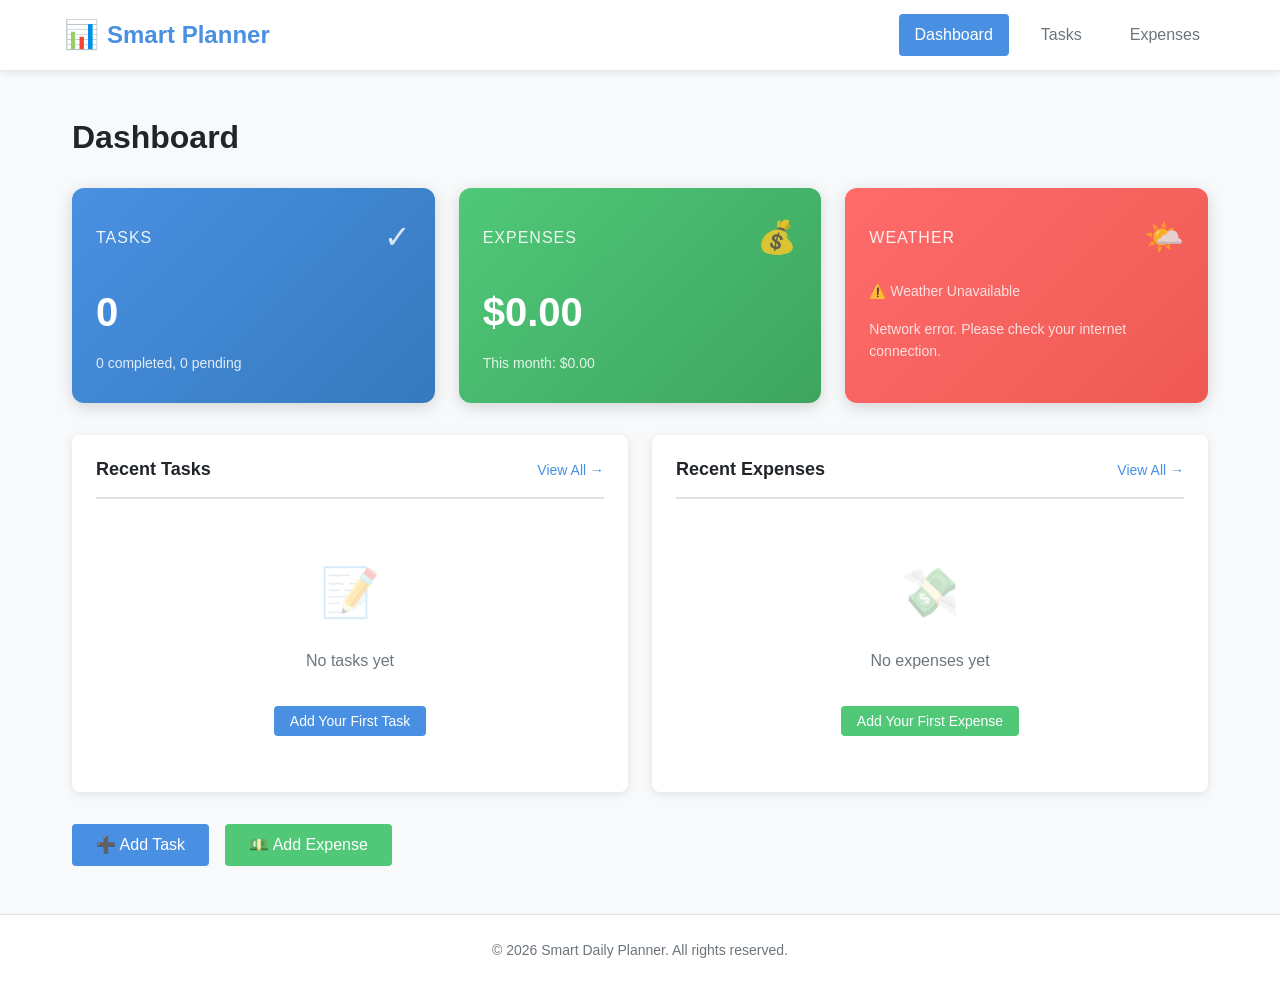
<file: index.html>
<!doctype html>
<html lang="en">
  <head>
    <meta charset="UTF-8" />
    <meta name="viewport" content="width=device-width, initial-scale=1.0" />
    <meta
      name="description"
      content="Smart Daily Planner & Expense Tracker - Manage tasks and track expenses efficiently"
    />
    <title>Dashboard - Smart Daily Planner</title>

    <!-- Stylesheets -->
    <link rel="stylesheet" href="css/main.css" />
    <link rel="stylesheet" href="css/dashboard.css" />
  </head>
  <body>
    <!-- Header -->
    <header class="header">
      <div class="header-container">
        <div class="logo">
          <span class="logo-icon">📊</span>
          <span>Smart Planner</span>
        </div>

        <nav class="nav">
          <a href="index.html" class="nav-link active">Dashboard</a>
          <a href="tasks.html" class="nav-link">Tasks</a>
          <a href="expenses.html" class="nav-link">Expenses</a>
        </nav>
        <button class="menu-toggle" id="menuToggle" aria-label="Toggle menu">
          <span></span>
          <span></span>
          <span></span>
        </button>
      </div>
    </header>

    <!-- Main Content -->
    <main class="main-content">
      <h1 class="page-title">Dashboard</h1>

      <!-- Summary Cards -->
      <section class="dashboard-grid">
        <!-- Tasks Summary -->
        <div class="summary-card tasks" id="tasks-summary">
          <div class="summary-card-header">
            <span class="summary-card-title">Tasks</span>
            <span class="summary-card-icon">✓</span>
          </div>
          <div class="summary-card-value">0</div>
          <div class="summary-card-subtitle">Loading...</div>
        </div>

        <!-- Expenses Summary -->
        <div class="summary-card expenses" id="expenses-summary">
          <div class="summary-card-header">
            <span class="summary-card-title">Expenses</span>
            <span class="summary-card-icon">💰</span>
          </div>
          <div class="summary-card-value">$0.00</div>
          <div class="summary-card-subtitle">Loading...</div>
        </div>

        <!-- Weather Widget -->
        <div class="summary-card weather">
          <div class="summary-card-header">
            <span class="summary-card-title">Weather</span>
            <span class="summary-card-icon">🌤️</span>
          </div>
          <div id="weather-widget">
            <div class="loading">
              <div class="spinner"></div>
            </div>
          </div>
        </div>
      </section>

      <!-- Recent Activity -->
      <section class="recent-section">
        <div class="recent-grid">
          <!-- Recent Tasks -->
          <div class="recent-tasks">
            <div class="recent-header">
              <h2 class="recent-title">Recent Tasks</h2>
              <a href="tasks.html" class="view-all-link">View All →</a>
            </div>
            <div id="recent-tasks-list">
              <div class="loading">
                <div class="spinner"></div>
                <p>Loading tasks...</p>
              </div>
            </div>
          </div>

          <!-- Recent Expenses -->
          <div class="recent-expenses">
            <div class="recent-header">
              <h2 class="recent-title">Recent Expenses</h2>
              <a href="expenses.html" class="view-all-link">View All →</a>
            </div>
            <div id="recent-expenses-list">
              <div class="loading">
                <div class="spinner"></div>
                <p>Loading expenses...</p>
              </div>
            </div>
          </div>
        </div>
      </section>

      <!-- Quick Actions -->
      <section class="quick-actions">
        <a href="tasks.html" class="btn btn-primary">➕ Add Task</a>
        <a href="expenses.html" class="btn btn-secondary">💵 Add Expense</a>
      </section>
    </main>

    <!-- Footer -->
    <footer class="footer">
      <p class="footer-text">
        © 2026 Smart Daily Planner. All rights reserved.
      </p>
    </footer>

    <!-- JavaScript -->
    <script src="js/storage.js"></script>
    <script src="js/weather.js"></script>
    <script src="js/app.js"></script>
    <script src="js/dashboard.js"></script>
  </body>
</html>
</file>
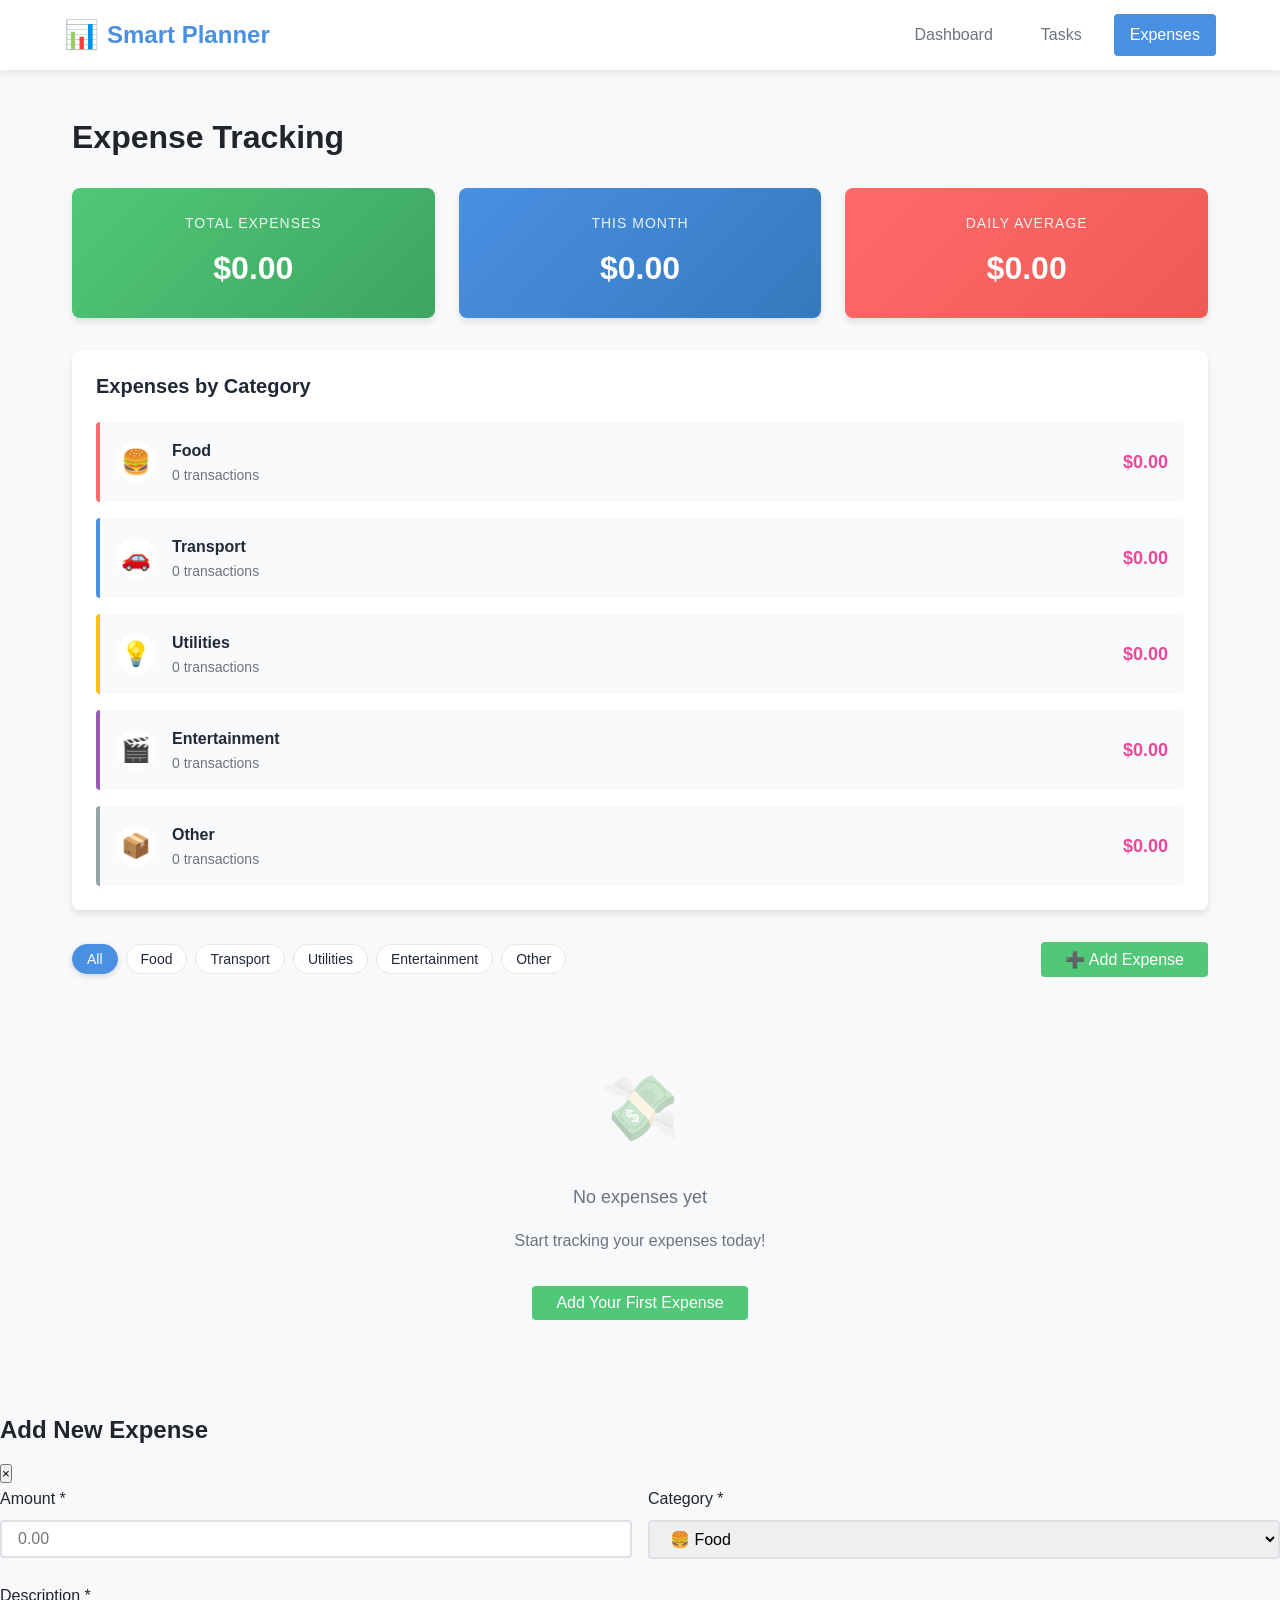
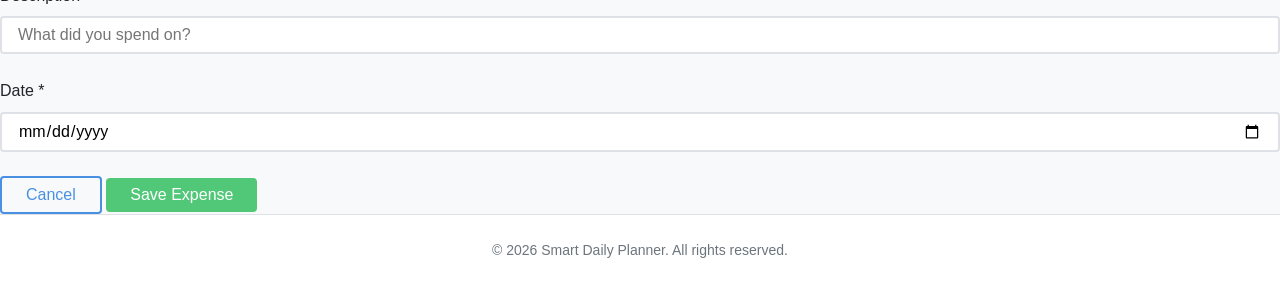
<file: expenses.html>
<!doctype html>
<html lang="en">
  <head>
    <meta charset="UTF-8" />
    <meta name="viewport" content="width=device-width, initial-scale=1.0" />
    <meta
      name="description"
      content="Track your daily expenses by category with detailed breakdowns and summaries"
    />
    <title>Expenses - Smart Daily Planner</title>

    <!-- Stylesheets -->
    <link rel="stylesheet" href="css/main.css" />
    <link rel="stylesheet" href="css/expenses.css" />
  </head>
  <body>
    <!-- Header -->
    <header class="header">
      <div class="header-container">
        <div class="logo">
          <span class="logo-icon">📊</span>
          <span>Smart Planner</span>
        </div>

        <nav class="nav">
          <a href="index.html" class="nav-link">Dashboard</a>
          <a href="tasks.html" class="nav-link">Tasks</a>
          <a href="expenses.html" class="nav-link active">Expenses</a>
        </nav>
        <button class="menu-toggle" id="menuToggle" aria-label="Toggle menu">
          <span></span>
          <span></span>
          <span></span>
        </button>
      </div>
    </header>

    <!-- Main Content -->
    <main class="main-content">
      <h1 class="page-title">Expense Tracking</h1>

      <!-- Expense Summary -->
      <div class="expense-summary">
        <div class="summary-item total">
          <div class="summary-label">Total Expenses</div>
          <div class="summary-amount" id="total-expenses">$0.00</div>
        </div>
        <div class="summary-item monthly">
          <div class="summary-label">This Month</div>
          <div class="summary-amount" id="monthly-expenses">$0.00</div>
        </div>
        <div class="summary-item daily">
          <div class="summary-label">Daily Average</div>
          <div class="summary-amount" id="daily-average">$0.00</div>
        </div>
      </div>

      <!-- Category Breakdown -->
      <div class="category-breakdown">
        <h2 class="breakdown-title">Expenses by Category</h2>
        <div class="category-list" id="category-list">
          <div class="loading">
            <div class="spinner"></div>
            <p>Loading categories...</p>
          </div>
        </div>
      </div>

      <!-- Expense Controls -->
      <div class="expense-controls">
        <div class="expense-filters">
          <button class="filter-btn active" data-filter="all">All</button>
          <button class="filter-btn" data-filter="food">Food</button>
          <button class="filter-btn" data-filter="transport">Transport</button>
          <button class="filter-btn" data-filter="utilities">Utilities</button>
          <button class="filter-btn" data-filter="entertainment">
            Entertainment
          </button>
          <button class="filter-btn" data-filter="other">Other</button>
        </div>
        <button class="btn btn-secondary" id="add-expense-btn">
          ➕ Add Expense
        </button>
      </div>

      <!-- Expense List -->
      <div id="expense-list">
        <div class="loading">
          <div class="spinner"></div>
          <p>Loading expenses...</p>
        </div>
      </div>
    </main>

    <!-- Expense Modal -->
    <div class="modal-overlay" id="expense-modal">
      <div class="modal">
        <div class="modal-header">
          <h2 class="modal-title">Add New Expense</h2>
          <button class="modal-close" aria-label="Close modal">&times;</button>
        </div>
        <div class="modal-body">
          <form id="expense-form">
            <div class="form-row">
              <!-- Amount -->
              <div class="form-group">
                <label for="expense-amount" class="form-label">Amount *</label>
                <input
                  type="number"
                  id="expense-amount"
                  class="form-input"
                  placeholder="0.00"
                  step="0.01"
                  min="0.01"
                  required
                />
                <span class="form-error"></span>
              </div>

              <!-- Category -->
              <div class="form-group">
                <label for="expense-category" class="form-label"
                  >Category *</label
                >
                <select id="expense-category" class="form-select" required>
                  <option value="food">🍔 Food</option>
                  <option value="transport">🚗 Transport</option>
                  <option value="utilities">💡 Utilities</option>
                  <option value="entertainment">🎬 Entertainment</option>
                  <option value="other">📦 Other</option>
                </select>
                <span class="form-error"></span>
              </div>
            </div>

            <!-- Description -->
            <div class="form-group">
              <label for="expense-description" class="form-label"
                >Description *</label
              >
              <input
                type="text"
                id="expense-description"
                class="form-input"
                placeholder="What did you spend on?"
                maxlength="200"
                required
              />
              <span class="form-error"></span>
            </div>

            <!-- Date -->
            <div class="form-group">
              <label for="expense-date" class="form-label">Date *</label>
              <input
                type="date"
                id="expense-date"
                class="form-input"
                required
              />
              <span class="form-error"></span>
            </div>

            <!-- Form Actions -->
            <div class="form-actions">
              <button
                type="button"
                class="btn btn-outline"
                id="cancel-expense-btn"
              >
                Cancel
              </button>
              <button type="submit" class="btn btn-secondary">
                Save Expense
              </button>
            </div>
          </form>
        </div>
      </div>
    </div>

    <!-- Footer -->
    <footer class="footer">
      <p class="footer-text">
        © 2026 Smart Daily Planner. All rights reserved.
      </p>
    </footer>

    <!-- JavaScript -->
    <script src="js/storage.js"></script>
    <script src="js/app.js"></script>
    <script src="js/expenses.js"></script>
  </body>
</html>
</file>
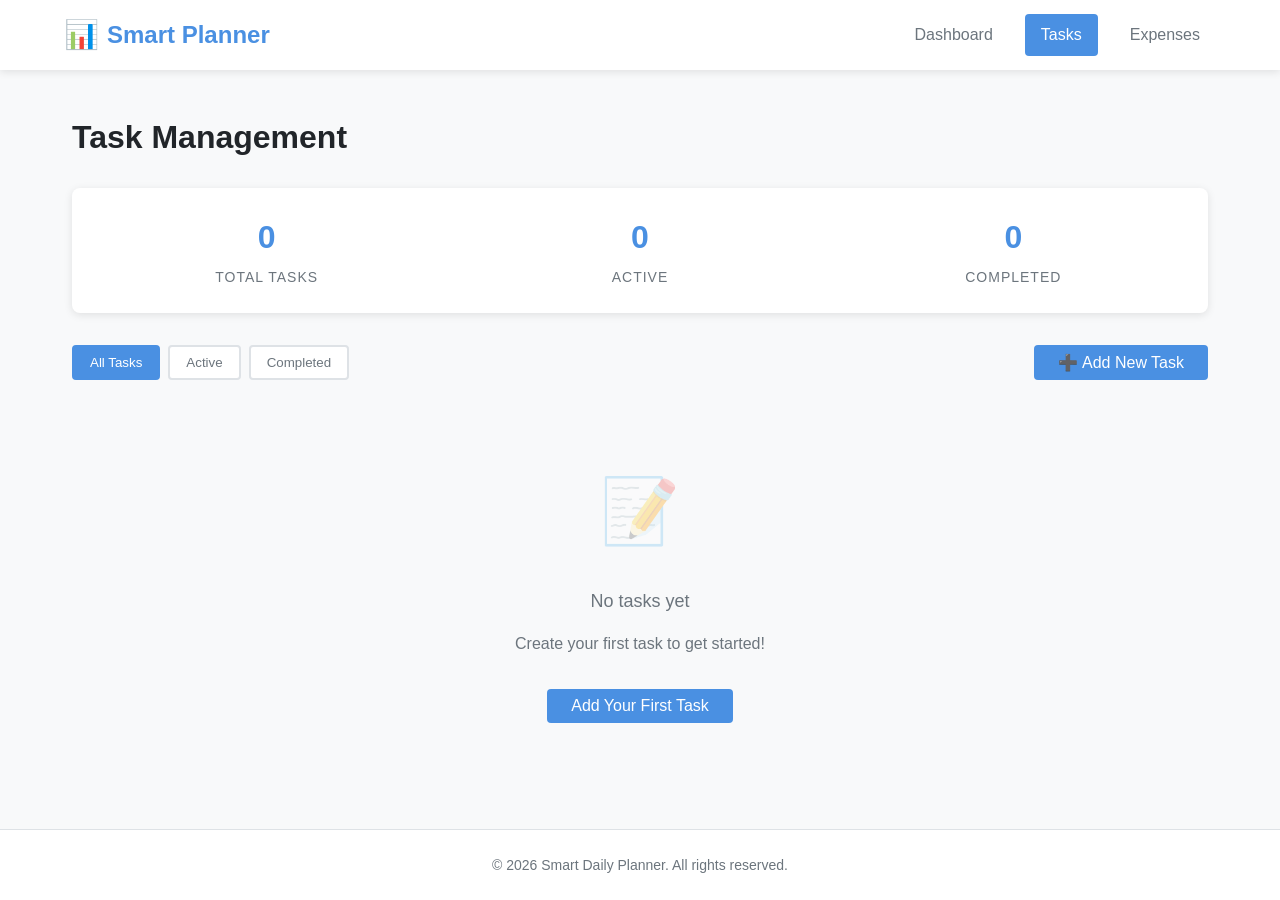
<file: tasks.html>
<!doctype html>
<html lang="en">
  <head>
    <meta charset="UTF-8" />
    <meta name="viewport" content="width=device-width, initial-scale=1.0" />
    <meta
      name="description"
      content="Manage your daily tasks with priorities, deadlines, and completion tracking"
    />
    <title>Tasks - Smart Daily Planner</title>

    <!-- Stylesheets -->
    <link rel="stylesheet" href="css/main.css" />
    <link rel="stylesheet" href="css/tasks.css" />
  </head>
  <body>
    <!-- Header -->
    <header class="header">
      <div class="header-container">
        <div class="logo">
          <span class="logo-icon">📊</span>
          <span>Smart Planner</span>
        </div>

        <nav class="nav">
          <a href="index.html" class="nav-link">Dashboard</a>
          <a href="tasks.html" class="nav-link active">Tasks</a>
          <a href="expenses.html" class="nav-link">Expenses</a>
        </nav>
        <button class="menu-toggle" id="menuToggle" aria-label="Toggle menu">
          <span></span>
          <span></span>
          <span></span>
        </button>
      </div>
    </header>

    <!-- Main Content -->
    <main class="main-content">
      <h1 class="page-title">Task Management</h1>

      <!-- Task Statistics -->
      <div class="task-stats">
        <div class="stat-item">
          <span class="stat-value" id="total-tasks">0</span>
          <span class="stat-label">Total Tasks</span>
        </div>
        <div class="stat-item">
          <span class="stat-value" id="active-tasks">0</span>
          <span class="stat-label">Active</span>
        </div>
        <div class="stat-item">
          <span class="stat-value" id="completed-tasks">0</span>
          <span class="stat-label">Completed</span>
        </div>
      </div>

      <!-- Task Controls -->
      <div class="task-controls">
        <div class="task-filters">
          <button class="filter-btn active" data-filter="all">All Tasks</button>
          <button class="filter-btn" data-filter="active">Active</button>
          <button class="filter-btn" data-filter="completed">Completed</button>
        </div>
        <button class="btn btn-primary" id="add-task-btn">
          ➕ Add New Task
        </button>
      </div>

      <!-- Task List -->
      <div id="task-list">
        <div class="loading">
          <div class="spinner"></div>
          <p>Loading tasks...</p>
        </div>
      </div>
    </main>

    <!-- Task Modal -->
    <div class="modal-overlay" id="task-modal">
      <div class="modal">
        <div class="modal-header">
          <h2 class="modal-title" id="modal-title">Add New Task</h2>
          <button class="modal-close" aria-label="Close modal">&times;</button>
        </div>
        <div class="modal-body">
          <form id="task-form">
            <!-- Task Title -->
            <div class="form-group">
              <label for="task-title" class="form-label">Task Title *</label>
              <input
                type="text"
                id="task-title"
                class="form-input"
                placeholder="Enter task title"
                maxlength="100"
                required
              />
              <span class="form-error"></span>
            </div>

            <!-- Task Description -->
            <div class="form-group">
              <label for="task-description" class="form-label"
                >Description</label
              >
              <textarea
                id="task-description"
                class="form-textarea"
                placeholder="Enter task description (optional)"
                maxlength="500"
              ></textarea>
              <span class="form-error"></span>
            </div>

            <!-- Priority -->
            <div class="form-group">
              <label for="task-priority" class="form-label">Priority *</label>
              <select id="task-priority" class="form-select" required>
                <option value="low">Low Priority</option>
                <option value="medium" selected>Medium Priority</option>
                <option value="high">High Priority</option>
              </select>
              <span class="form-error"></span>
            </div>

            <!-- Form Actions -->
            <div class="form-actions">
              <button
                type="button"
                class="btn btn-outline"
                id="cancel-task-btn"
              >
                Cancel
              </button>
              <button type="submit" class="btn btn-primary">Save Task</button>
            </div>
          </form>
        </div>
      </div>
    </div>

    <!-- Footer -->
    <footer class="footer">
      <p class="footer-text">
        © 2026 Smart Daily Planner. All rights reserved.
      </p>
    </footer>

    <!-- JavaScript -->
    <script src="js/storage.js"></script>
    <script src="js/app.js"></script>
    <script src="js/tasks.js"></script>
  </body>
</html>
</file>
<file: css/main.css>
/* ===================================
   Smart Daily Planner & Expense Tracker
   Global Styles - Plain CSS (No Variables)
   =================================== */

/* ===================================
   Reset & Base Styles
   =================================== */

* {
  margin: 0;
  padding: 0;
  box-sizing: border-box;
}

html {
  font-size: 16px;
  scroll-behavior: smooth;
}

body {
  font-family: -apple-system, BlinkMacSystemFont, 'Segoe UI', Roboto, 'Helvetica Neue', Arial, sans-serif;
  color: #212529;
  background-color: #f8f9fa;
  line-height: 1.6;
  min-height: 100vh;
  display: flex;
  flex-direction: column;
}

/* ===================================
   Typography
   =================================== */

h1, h2, h3, h4, h5, h6 {
  font-weight: 700;
  line-height: 1.2;
  margin-bottom: 1rem;
}

h1 { font-size: 2rem; }
h2 { font-size: 1.5rem; }
h3 { font-size: 1.125rem; }

p {
  margin-bottom: 1rem;
}

a {
  color: #4a90e2;
  text-decoration: none;
  transition: color 0.15s ease;
}

a:hover {
  color: #357abd;
}

/* ===================================
   Header & Navigation
   =================================== */

.header {
  background-color: #ffffff;
  box-shadow: 0 2px 8px rgba(0, 0, 0, 0.1);
  position: sticky;
  top: 0;
  z-index: 100;
  height: 70px;
}

.header-container {
  max-width: 1200px;
  margin: 0 auto;
  padding: 0 1.5rem;
  height: 100%;
  display: flex;
  justify-content: space-between;
  align-items: center;
}

.logo {
  font-size: 1.5rem;
  font-weight: 700;
  color: #4a90e2;
  display: flex;
  align-items: center;
  gap: 0.5rem;
}

.logo-icon {
  font-size: 1.75rem;
}

.nav {
  display: flex;
  gap: 1rem;
  align-items: center;
}

.nav-link {
  padding: 0.5rem 1rem;
  border-radius: 4px;
  font-weight: 500;
  transition: all 0.15s ease;
  color: #6c757d;
}

.nav-link:hover {
  background-color: #f1f3f5;
  color: #4a90e2;
}

.nav-link.active {
  background-color: #4a90e2;
  color: white;
}

/* Mobile menu toggle */
.menu-toggle {
  display: none;
  flex-direction: column;
  gap: 5px;
  background: white;
  border: none;
  cursor: pointer;
  padding: 10px;
  border-radius: 8px;
  position: fixed;
  top: 18px;
  right: 18px;
  z-index: 10001;
  transition: all 0.3s;
}

.menu-toggle span {
  width: 24px;
  height: 2px;
  background: #1e3c72;
  border-radius: 3px;
  transition: all 0.3s;
}

.menu-toggle:hover {
  background-color: #f1f3f5;
  border-color: #4a90e2;
  color: #4a90e2;
}

.menu-toggle:active {
  background-color: #4a90e2;
  color: white;
  border-color: #4a90e2;
}

/* ===================================
   Main Content Area
   =================================== */

.main-content {
  flex: 1;
  max-width: 1200px;
  margin: 0 auto;
  padding: 2rem 1.5rem;
  width: 100%;
}

.page-title {
  margin-bottom: 2rem;
  color: #212529;
}

/* ===================================
   Cards & Containers
   =================================== */

.card {
  background-color: #ffffff;
  border-radius: 8px;
  padding: 1.5rem;
  box-shadow: 0 2px 8px rgba(0, 0, 0, 0.1);
  margin-bottom: 1.5rem;
}

.card-header {
  display: flex;
  justify-content: space-between;
  align-items: center;
  margin-bottom: 1.5rem;
  padding-bottom: 1rem;
  border-bottom: 2px solid #dee2e6;
}

.card-title {
  font-size: 1.5rem;
  color: #212529;
  margin-bottom: 0;
}

.card-body {
  padding: 1rem 0;
}

/* ===================================
   Buttons
   =================================== */

.btn {
  display: inline-block;
  padding: 0.5rem 1.5rem;
  border: none;
  border-radius: 4px;
  font-size: 16px;
  font-weight: 500;
  text-align: center;
  cursor: pointer;
  transition: all 0.15s ease;
  font-family: inherit;
}

.btn:disabled {
  opacity: 0.6;
  cursor: not-allowed;
}

.btn-primary {
  background-color: #4a90e2;
  color: white;
}

.btn-primary:hover:not(:disabled) {
  background-color: #357abd;
  transform: translateY(-1px);
  box-shadow: 0 2px 8px rgba(0, 0, 0, 0.1);
}

.btn-secondary {
  background-color: #50c878;
  color: white;
}

.btn-secondary:hover:not(:disabled) {
  background-color: #3da560;
}

.btn-danger {
  background-color: #dc3545;
  color: white;
}

.btn-danger:hover:not(:disabled) {
  background-color: #c82333;
}

.btn-outline {
  background-color: transparent;
  border: 2px solid #4a90e2;
  color: #4a90e2;
}

.btn-outline:hover:not(:disabled) {
  background-color: #4a90e2;
  color: white;
}

.btn-small {
  padding: 0.25rem 1rem;
  font-size: 0.875rem;
}

.btn-large {
  padding: 1rem 2rem;
  font-size: 1.125rem;
}

/* ===================================
   Forms & Inputs
   =================================== */

.form-group {
  margin-bottom: 1.5rem;
}

.form-label {
  display: block;
  margin-bottom: 0.5rem;
  font-weight: 500;
  color: #212529;
}

.form-input,
.form-select,
.form-textarea {
  width: 100%;
  padding: 0.5rem 1rem;
  border: 2px solid #dee2e6;
  border-radius: 4px;
  font-size: 16px;
  font-family: inherit;
  transition: border-color 0.15s ease;
}

.form-input:focus,
.form-select:focus,
.form-textarea:focus {
  outline: none;
  border-color: #4a90e2;
}

.form-textarea {
  resize: vertical;
  min-height: 100px;
}

.form-error {
  color: #dc3545;
  font-size: 0.875rem;
  margin-top: 0.25rem;
  display: none;
}

.form-group.error .form-error {
  display: block;
}

.form-group.error .form-input,
.form-group.error .form-select,
.form-group.error .form-textarea {
  border-color: #dc3545;
}

/* ===================================
   Alerts & Messages
   =================================== */

.alert {
  padding: 1rem 1.5rem;
  border-radius: 4px;
  margin-bottom: 1.5rem;
  display: flex;
  align-items: center;
  gap: 1rem;
}

.alert-success {
  background-color: #d4edda;
  color: #155724;
  border: 1px solid #c3e6cb;
}

.alert-error {
  background-color: #f8d7da;
  color: #721c24;
  border: 1px solid #f5c6cb;
}

.alert-warning {
  background-color: #fff3cd;
  color: #856404;
  border: 1px solid #ffeaa7;
}

.alert-info {
  background-color: #d1ecf1;
  color: #0c5460;
  border: 1px solid #bee5eb;
}

/* ===================================
   Loading States
   =================================== */

.loading {
  text-align: center;
  padding: 2rem;
}

.spinner {
  border: 4px solid #dee2e6;
  border-top: 4px solid #4a90e2;
  border-radius: 50%;
  width: 40px;
  height: 40px;
  animation: spin 1s linear infinite;
  margin: 0 auto;
}

@keyframes spin {
  0% { transform: rotate(0deg); }
  100% { transform: rotate(360deg); }
}

/* ===================================
   Utility Classes
   =================================== */

.text-center { text-align: center; }
.text-right { text-align: right; }
.text-muted { color: #6c757d; }
.text-small { font-size: 0.875rem; }

.mt-1 { margin-top: 1rem; }
.mt-2 { margin-top: 1.5rem; }
.mb-1 { margin-bottom: 1rem; }
.mb-2 { margin-bottom: 1.5rem; }

.flex { display: flex; }
.flex-column { flex-direction: column; }
.flex-center { justify-content: center; align-items: center; }
.flex-between { justify-content: space-between; }
.gap-1 { gap: 1rem; }

.hidden { display: none !important; }
.visible { display: block !important; }

/* ===================================
   Responsive Design
   =================================== */

/* Tablet (768px and below) */
@media (max-width: 768px) {
  html {
    font-size: 15px;
  }
  
  .header-container {
    padding: 0 1rem;
  }
  
  .main-content {
    padding: 1.5rem 1rem;
  }
  
  .menu-toggle {
    display: flex; /* Show on mobile/tablet */
  }
  
  .nav {
    position: fixed;
    inset: 0;
    background: rgba(255, 255, 255, 0.96);
    backdrop-filter: blur(16px);
    flex-direction: column;
    justify-content: center;
    align-items: center;
    gap: 28px;
    transform: scale(1.05);
    opacity: 0;
    pointer-events: none;
    transition: all 0.35s ease;
    z-index: 9999;
  }

  .nav.active {
    transform: scale(1);
    opacity: 1;
    pointer-events: all;
  }
  
  .nav-link {
    width: 100%;
    text-align: center;
    padding: 1rem;
  }
}

/* Mobile (480px and below) */
@media (max-width: 480px) {
  html {
    font-size: 14px;
  }
  
  .logo {
    font-size: 1.125rem;
  }
  
  .card {
    padding: 1rem;
  }
  
  .btn {
    width: 100%;
  }
  
  .btn-small {
    width: auto;
  }
}

/* Large Desktop (1200px and up) */
@media (min-width: 1200px) {
  .main-content {
    padding: 3rem 2rem;
  }
}

/* ===================================
   Footer
   =================================== */

.footer {
  background-color: #ffffff;
  border-top: 1px solid #dee2e6;
  padding: 1.5rem;
  text-align: center;
  color: #6c757d;
  margin-top: auto;
}

.footer-text {
  margin: 0;
  font-size: 0.875rem;
}
</file>
<file: css/dashboard.css>
/* ===================================
   Dashboard Specific Styles - Plain CSS
   =================================== */

/* Summary Cards Grid */
.dashboard-grid {
  display: grid;
  grid-template-columns: repeat(auto-fit, minmax(280px, 1fr));
  gap: 1.5rem;
  margin-bottom: 2rem;
}

.summary-card {
  background: linear-gradient(135deg, #4a90e2 0%, #357abd 100%);
  color: white;
  border-radius: 12px;
  padding: 1.5rem;
  box-shadow: 0 4px 16px rgba(0, 0, 0, 0.15);
  transition: transform 0.15s ease;
}

.summary-card:hover {
  transform: translateY(-4px);
}

.summary-card.tasks {
  background: linear-gradient(135deg, #4a90e2 0%, #357abd 100%);
}

.summary-card.expenses {
  background: linear-gradient(135deg, #50c878 0%, #3da560 100%);
}

.summary-card.weather {
  background: linear-gradient(135deg, #ff6b6b 0%, #ee5a52 100%);
}

.summary-card-header {
  display: flex;
  justify-content: space-between;
  align-items: center;
  margin-bottom: 1rem;
}

.summary-card-title {
  font-size: 16px;
  font-weight: 500;
  text-transform: uppercase;
  letter-spacing: 1px;
  opacity: 0.9;
}

.summary-card-icon {
  font-size: 2rem;
  opacity: 0.8;
}

.summary-card-value {
  font-size: 2.5rem;
  font-weight: 700;
  margin-bottom: 0.5rem;
}

.summary-card-subtitle {
  font-size: 0.875rem;
  opacity: 0.85;
}

/* Weather Widget */
.weather-widget {
  display: flex;
  flex-direction: column;
  gap: 0.5rem;
}

.weather-location {
  font-size: 1.125rem;
  font-weight: 700;
  margin-bottom: 0.25rem;
}

.weather-temp {
  font-size: 3rem;
  font-weight: 700;
  line-height: 1;
}

.weather-description {
  font-size: 16px;
  text-transform: capitalize;
  opacity: 0.9;
}

.weather-details {
  display: flex;
  gap: 1.5rem;
  margin-top: 1rem;
  font-size: 0.875rem;
}

.weather-detail {
  display: flex;
  align-items: center;
  gap: 0.25rem;
}

.weather-error {
  font-size: 0.875rem;
  opacity: 0.8;
}

/* Recent Activity Section */
.recent-section {
  margin-top: 2rem;
}

.recent-grid {
  display: grid;
  grid-template-columns: repeat(auto-fit, minmax(320px, 1fr));
  gap: 1.5rem;
}

.recent-tasks,
.recent-expenses {
  background-color: #ffffff;
  border-radius: 8px;
  padding: 1.5rem;
  box-shadow: 0 2px 8px rgba(0, 0, 0, 0.1);
}

.recent-header {
  display: flex;
  justify-content: space-between;
  align-items: center;
  margin-bottom: 1.5rem;
  padding-bottom: 1rem;
  border-bottom: 2px solid #dee2e6;
}

.recent-title {
  font-size: 1.125rem;
  color: #212529;
  margin: 0;
}

.view-all-link {
  font-size: 0.875rem;
  color: #4a90e2;
  font-weight: 500;
}

.view-all-link:hover {
  text-decoration: underline;
}

/* Recent Task Items */
.task-list-preview {
  display: flex;
  flex-direction: column;
  gap: 1rem;
}

.task-item-preview {
  display: flex;
  align-items: flex-start;
  gap: 1rem;
  padding: 1rem;
  border-radius: 4px;
  background-color: #f8f9fa;
  transition: background-color 0.15s ease;
}

.task-item-preview:hover {
  background-color: #f1f3f5;
}

.task-checkbox-preview {
  margin-top: 2px;
  cursor: pointer;
}

.task-content-preview {
  flex: 1;
}

.task-title-preview {
  font-weight: 500;
  color: #212529;
  margin-bottom: 0.25rem;
}

.task-meta-preview {
  display: flex;
  gap: 1rem;
  font-size: 0.875rem;
  color: #6c757d;
}

.priority-badge {
  display: inline-block;
  padding: 2px 8px;
  border-radius: 12px;
  font-size: 0.75rem;
  font-weight: 500;
}

.priority-low {
  background-color: #d4edda;
  color: #155724;
}

.priority-medium {
  background-color: #fff3cd;
  color: #856404;
}

.priority-high {
  background-color: #f8d7da;
  color: #721c24;
}

/* Recent Expense Items */
.expense-list-preview {
  display: flex;
  flex-direction: column;
  gap: 1rem;
}

.expense-item-preview {
  display: flex;
  justify-content: space-between;
  align-items: center;
  padding: 1rem;
  border-radius: 4px;
  background-color: #f8f9fa;
  transition: background-color 0.15s ease;
}

.expense-item-preview:hover {
  background-color: #f1f3f5;
}

.expense-details {
  flex: 1;
}

.expense-description {
  font-weight: 500;
  color: #212529;
  margin-bottom: 0.25rem;
}

.expense-category {
  display: inline-block;
  padding: 2px 10px;
  border-radius: 12px;
  font-size: 0.75rem;
  background-color: #6ba3e8;
  color: white;
  text-transform: capitalize;
}

.expense-amount {
  font-size: 1.125rem;
  font-weight: 700;
  color: #50c878;
}

/* Empty State */
.empty-state {
  text-align: center;
  padding: 2rem;
  color: #6c757d;
}

.empty-state-icon {
  font-size: 3rem;
  margin-bottom: 1rem;
  opacity: 0.3;
}

.empty-state-text {
  font-size: 16px;
  margin-bottom: 1rem;
}

.empty-state-action {
  margin-top: 1rem;
}

/* Quick Actions */
.quick-actions {
  display: flex;
  gap: 1rem;
  margin-top: 2rem;
  flex-wrap: wrap;
}

/* Responsive Adjustments */
@media (max-width: 768px) {
  .dashboard-grid {
    grid-template-columns: 1fr;
  }
  
  .recent-grid {
    grid-template-columns: 1fr;
  }
  
  .summary-card-value {
    font-size: 2rem;
  }
  
  .weather-temp {
    font-size: 2.5rem;
  }
  
  .quick-actions {
    flex-direction: column;
  }
  
  .quick-actions .btn {
    width: 100%;
  }
}

@media (max-width: 480px) {
  .weather-details {
    flex-direction: column;
    gap: 0.5rem;
  }
  
  .summary-card {
    padding: 1rem;
  }
  
  .summary-card-value {
    font-size: 1.75rem;
  }
}
</file>
<file: css/expenses.css>
/* ===================================
   Expenses Page Specific Styles
   =================================== */

/* Expense Summary */
.expense-summary {
  display: grid;
  grid-template-columns: repeat(auto-fit, minmax(200px, 1fr));
  gap: 24px;
  margin-bottom: 32px;
}

.summary-item {
  background: linear-gradient(
    135deg,
    #6366f1 0%,
    #4f46e5 100%
  );
  color: white;
  padding: 24px;
  border-radius: 8px;
  box-shadow: 0 4px 6px rgba(0, 0, 0, 0.1);
  text-align: center;
  transition: transform 0.2s ease;
}

.summary-item:hover {
  transform: translateY(-4px);
}

.summary-item.total {
  background: linear-gradient(135deg, #50c878 0%, #3da560 100%);
}

.summary-item.monthly {
  background: linear-gradient(135deg, #4a90e2 0%, #357abd 100%);
}

.summary-item.daily {
  background: linear-gradient(135deg, #ff6b6b 0%, #ee5a52 100%);
}

.summary-label {
  font-size: 0.875rem;
  text-transform: uppercase;
  letter-spacing: 1px;
  opacity: 0.9;
  margin-bottom: 8px;
}

.summary-amount {
  font-size: 2rem;
  font-weight: 700;
}

/* Category Breakdown */
.category-breakdown {
  background-color: #ffffff;
  padding: 24px;
  border-radius: 8px;
  box-shadow: 0 4px 6px rgba(0, 0, 0, 0.1);
  margin-bottom: 32px;
}

.breakdown-title {
  font-size: 1.25rem;
  margin-bottom: 24px;
  color: #1f2937;
}

.category-list {
  display: flex;
  flex-direction: column;
  gap: 16px;
}

/* Filter Buttons */
.filter-btn {
  padding: 6px 14px;
  font-size: 0.875rem;
  font-weight: 500;
  border-radius: 20px;
  border: 1px solid #e5e7eb;
  background-color: #ffffff;
  color: #1f2937;
  cursor: pointer;
  transition: all 0.2s ease;
}

.filter-btn:hover {
  background-color: #f9fafb;
  border-color: #ec4899;
  color: #ec4899;
}

/* Active Filter */
.filter-btn.active {
  background-color: #4a90e2;
  color: #fff;
  border-color: #4a90e2;
  box-shadow: 0 2px 6px rgba(0, 0, 0, 0.15);
}

.category-item {
  display: flex;
  justify-content: space-between;
  align-items: center;
  padding: 16px;
  background-color: #f9fafb;
  border-radius: 4px;
  border-left: 4px solid #6366f1;
}

.category-item.food {
  border-left-color: #ff6b6b;
}

.category-item.transport {
  border-left-color: #4a90e2;
}

.category-item.utilities {
  border-left-color: #ffc107;
}

.category-item.entertainment {
  border-left-color: #9b59b6;
}

.category-item.other {
  border-left-color: #95a5a6;
}

.category-info {
  display: flex;
  align-items: center;
  gap: 16px;
}

.category-icon {
  font-size: 1.5rem;
  width: 40px;
  height: 40px;
  display: flex;
  align-items: center;
  justify-content: center;
  background-color: #ffffff;
  border-radius: 50%;
}

.category-details {
  display: flex;
  flex-direction: column;
}

.category-name {
  font-weight: 700;
  color: #1f2937;
  text-transform: capitalize;
}

.category-count {
  font-size: 0.875rem;
  color: #6b7280;
}

.category-amount {
  font-size: 1.125rem;
  font-weight: 700;
  color: #ec4899;
}

/* Expense Controls */
.expense-controls {
  display: flex;
  justify-content: space-between;
  align-items: center;
  margin-bottom: 32px;
  gap: 16px;
  flex-wrap: wrap;
}

.expense-filters {
  display: flex;
  gap: 8px;
  flex-wrap: wrap;
}

/* Expense List */
.expense-list {
  display: flex;
  flex-direction: column;
  gap: 16px;
}

.expense-item {
  display: flex;
  justify-content: space-between;
  align-items: center;
  padding: 24px;
  background-color: #ffffff;
  border: 2px solid #e5e7eb;
  border-radius: 8px;
  transition: all 0.2s ease;
}

.expense-item:hover {
  border-color: #ec4899;
  box-shadow: 0 4px 6px rgba(0, 0, 0, 0.1);
}

.expense-item-content {
  flex: 1;
  display: flex;
  flex-direction: column;
  gap: 8px;
}

.expense-item-header {
  display: flex;
  align-items: center;
  gap: 16px;
  flex-wrap: wrap;
}

.expense-title {
  font-weight: 700;
  color: #1f2937;
  font-size: 1rem;
}

.expense-category-badge {
  display: inline-block;
  padding: 4px 12px;
  border-radius: 16px;
  font-size: 0.75rem;
  font-weight: 500;
  text-transform: capitalize;
}

.expense-category-badge.food {
  background-color: #ffe0e0;
  color: #c92a2a;
}

.expense-category-badge.transport {
  background-color: #d0ebff;
  color: #1864ab;
}

.expense-category-badge.utilities {
  background-color: #fff3bf;
  color: #e67700;
}

.expense-category-badge.entertainment {
  background-color: #f3d9fa;
  color: #7950f2;
}

.expense-category-badge.other {
  background-color: #e9ecef;
  color: #495057;
}

.expense-item-date {
  font-size: 0.875rem;
  color: #6b7280;
}

.expense-item-right {
  display: flex;
  align-items: center;
  gap: 16px;
}

.expense-item-amount {
  font-size: 1.25rem;
  font-weight: 700;
  color: #ec4899;
}

.expense-actions {
  display: flex;
  gap: 4px;
}

.expense-action-btn {
  padding: 4px 8px;
  border: none;
  background-color: transparent;
  color: #6b7280;
  cursor: pointer;
  border-radius: 4px;
  transition: all 0.2s ease;
}

.expense-action-btn:hover {
  background-color: #f9fafb;
  color: #ef4444;
}

/* Expense Form */
.expense-form {
  background-color: #ffffff;
  padding: 24px;
  border-radius: 8px;
  box-shadow: 0 4px 6px rgba(0, 0, 0, 0.1);
  margin-bottom: 32px;
}

.expense-form.hidden {
  display: none;
}

.form-row {
  display: grid;
  grid-template-columns: repeat(auto-fit, minmax(200px, 1fr));
  gap: 16px;
}

/* Modal for adding expenses */
.expense-modal .modal {
  max-width: 500px;
}

/* Empty State */
.empty-expenses {
  text-align: center;
  padding: 48px 24px;
  color: #6b7280;
}

.empty-expenses-icon {
  font-size: 4rem;
  margin-bottom: 24px;
  opacity: 0.3;
}

.empty-expenses-text {
  font-size: 1.125rem;
  margin-bottom: 16px;
}

.empty-expenses-subtext {
  font-size: 1rem;
  margin-bottom: 32px;
}

/* Date Filter */
.date-filter {
  display: flex;
  gap: 8px;
  align-items: center;
  background-color: #ffffff;
  padding: 8px;
  border-radius: 4px;
}

.date-filter-label {
  font-size: 0.875rem;
  color: #6b7280;
  font-weight: 500;
}

.date-filter-input {
  padding: 4px 8px;
  border: 1px solid #e5e7eb;
  border-radius: 4px;
  font-size: 0.875rem;
}

/* Responsive Adjustments */
@media (max-width: 768px) {
  .expense-summary {
    grid-template-columns: 1fr;
  }

  .expense-controls {
    flex-direction: column;
    align-items: stretch;
  }

  .expense-item {
    flex-direction: column;
    align-items: flex-start;
    gap: 16px;
  }

  .expense-item-right {
    width: 100%;
    justify-content: space-between;
  }

  .category-breakdown {
    padding: 16px;
  }

  .form-row {
    grid-template-columns: 1fr;
  }
}

@media (max-width: 480px) {
  .summary-amount {
    font-size: 1.5rem;
  }

  .expense-item {
    padding: 16px;
  }

  .expense-item-amount {
    font-size: 1.125rem;
  }

  .category-info {
    flex-direction: column;
    align-items: flex-start;
  }

  .date-filter {
    flex-direction: column;
    align-items: stretch;
  }
}
</file>
<file: css/tasks.css>
/* ===================================
   Tasks Page Specific Styles - Plain CSS
   =================================== */

/* Task Controls */
.task-controls {
  display: flex;
  justify-content: space-between;
  align-items: center;
  margin-bottom: 2rem;
  gap: 1rem;
  flex-wrap: wrap;
}

.task-filters {
  display: flex;
  gap: 0.5rem;
  flex-wrap: wrap;
}

.filter-btn {
  padding: 0.5rem 1rem;
  border: 2px solid #dee2e6;
  background-color: #ffffff;
  color: #6c757d;
  border-radius: 4px;
  cursor: pointer;
  font-weight: 500;
  transition: all 0.15s ease;
}

.filter-btn:hover {
  border-color: #4a90e2;
  color: #4a90e2;
}

.filter-btn.active {
  background-color: #4a90e2;
  border-color: #4a90e2;
  color: white;
}

/* Task List */
.task-list {
  display: flex;
  flex-direction: column;
  gap: 1rem;
}

.task-item {
  display: flex;
  align-items: flex-start;
  gap: 1rem;
  padding: 1.5rem;
  background-color: #ffffff;
  border: 2px solid #dee2e6;
  border-radius: 8px;
  transition: all 0.15s ease;
  position: relative;
}

.task-item:hover {
  border-color: #6ba3e8;
  box-shadow: 0 2px 8px rgba(0, 0, 0, 0.1);
}

.task-item.completed {
  opacity: 0.7;
  background-color: #f1f3f5;
}

.task-item.completed .task-title {
  text-decoration: line-through;
  color: #6c757d;
}

/* Task Checkbox */
.task-checkbox {
  width: 24px;
  height: 24px;
  cursor: pointer;
  margin-top: 2px;
  flex-shrink: 0;
}

/* Task Content */
.task-content {
  flex: 1;
  min-width: 0;
}

.task-title {
  font-size: 1.125rem;
  font-weight: 700;
  color: #212529;
  margin-bottom: 0.5rem;
  word-wrap: break-word;
}

.task-description {
  color: #6c757d;
  margin-bottom: 1rem;
  line-height: 1.6;
  word-wrap: break-word;
}

.task-meta {
  display: flex;
  gap: 1rem;
  flex-wrap: wrap;
  align-items: center;
  font-size: 0.875rem;
  color: #adb5bd;
}

.task-date {
  display: flex;
  align-items: center;
  gap: 0.25rem;
}

/* Task Actions */
.task-actions {
  display: flex;
  gap: 0.5rem;
  flex-shrink: 0;
}

.task-action-btn {
  padding: 0.25rem 0.5rem;
  border: none;
  background-color: transparent;
  color: #6c757d;
  cursor: pointer;
  border-radius: 4px;
  transition: all 0.15s ease;
  font-size: 0.875rem;
}

.task-action-btn:hover {
  background-color: #f1f3f5;
  color: #212529;
}

.task-action-btn.edit:hover {
  color: #4a90e2;
}

.task-action-btn.delete:hover {
  color: #dc3545;
}

/* Add Task Form */
.task-form {
  background-color: #ffffff;
  padding: 1.5rem;
  border-radius: 8px;
  box-shadow: 0 2px 8px rgba(0, 0, 0, 0.1);
  margin-bottom: 2rem;
}

.task-form.hidden {
  display: none;
}

.form-actions {
  display: flex;
  gap: 1rem;
  justify-content: flex-end;
  margin-top: 1.5rem;
}

/* Modal Overlay */
.modal-overlay {
  position: fixed;
  top: 0;
  left: 0;
  right: 0;
  bottom: 0;
  background-color: rgba(0, 0, 0, 0.5);
  display: none;
  justify-content: center;
  align-items: center;
  z-index: 1000;
  padding: 1rem;
}

.modal-overlay.active {
  display: flex;
}

.modal {
  background-color: #ffffff;
  border-radius: 12px;
  max-width: 600px;
  width: 100%;
  max-height: 90vh;
  overflow-y: auto;
  box-shadow: 0 4px 16px rgba(0, 0, 0, 0.15);
  animation: modalSlideIn 0.3s ease;
}

@keyframes modalSlideIn {
  from {
    transform: translateY(-50px);
    opacity: 0;
  }
  to {
    transform: translateY(0);
    opacity: 1;
  }
}

.modal-header {
  padding: 1.5rem;
  border-bottom: 2px solid #dee2e6;
  display: flex;
  justify-content: space-between;
  align-items: center;
}

.modal-title {
  font-size: 1.5rem;
  margin: 0;
}

.modal-close {
  background: none;
  border: none;
  font-size: 1.5rem;
  color: #6c757d;
  cursor: pointer;
  padding: 0.25rem;
  line-height: 1;
  transition: color 0.15s ease;
}

.modal-close:hover {
  color: #212529;
}

.modal-body {
  padding: 1.5rem;
}

/* Priority Indicators */
.task-item[data-priority="high"] {
  border-left: 4px solid #dc3545;
}

.task-item[data-priority="medium"] {
  border-left: 4px solid #ffc107;
}

.task-item[data-priority="low"] {
  border-left: 4px solid #28a745;
}

/* Stats Bar */
.task-stats {
  display: flex;
  gap: 2rem;
  padding: 1.5rem;
  background-color: #ffffff;
  border-radius: 8px;
  margin-bottom: 2rem;
  box-shadow: 0 2px 8px rgba(0, 0, 0, 0.1);
}

.stat-item {
  flex: 1;
  text-align: center;
}

.stat-value {
  font-size: 2rem;
  font-weight: 700;
  color: #4a90e2;
  display: block;
}

.stat-label {
  font-size: 0.875rem;
  color: #6c757d;
  text-transform: uppercase;
  letter-spacing: 1px;
}

/* Empty State */
.empty-tasks {
  text-align: center;
  padding: 3rem 1.5rem;
  color: #6c757d;
}

.empty-tasks-icon {
  font-size: 4rem;
  margin-bottom: 1.5rem;
  opacity: 0.3;
}

.empty-tasks-text {
  font-size: 1.125rem;
  margin-bottom: 1rem;
}

.empty-tasks-subtext {
  font-size: 16px;
  margin-bottom: 2rem;
}

/* Responsive Adjustments */
@media (max-width: 768px) {
  .task-controls {
    flex-direction: column;
    align-items: stretch;
  }
  
  .task-filters {
    justify-content: center;
  }
  
  .task-item {
    flex-direction: column;
  }
  
  .task-actions {
    width: 100%;
    justify-content: flex-end;
  }
  
  .task-stats {
    flex-direction: column;
    gap: 1rem;
  }
  
  .form-actions {
    flex-direction: column;
  }
  
  .form-actions .btn {
    width: 100%;
  }
}

@media (max-width: 480px) {
  .task-item {
    padding: 1rem;
  }
  
  .task-filters {
    width: 100%;
  }
  
  .filter-btn {
    flex: 1;
    text-align: center;
  }
  
  .modal {
    margin: 0;
    border-radius: 0;
    max-height: 100vh;
  }
}
</file>
